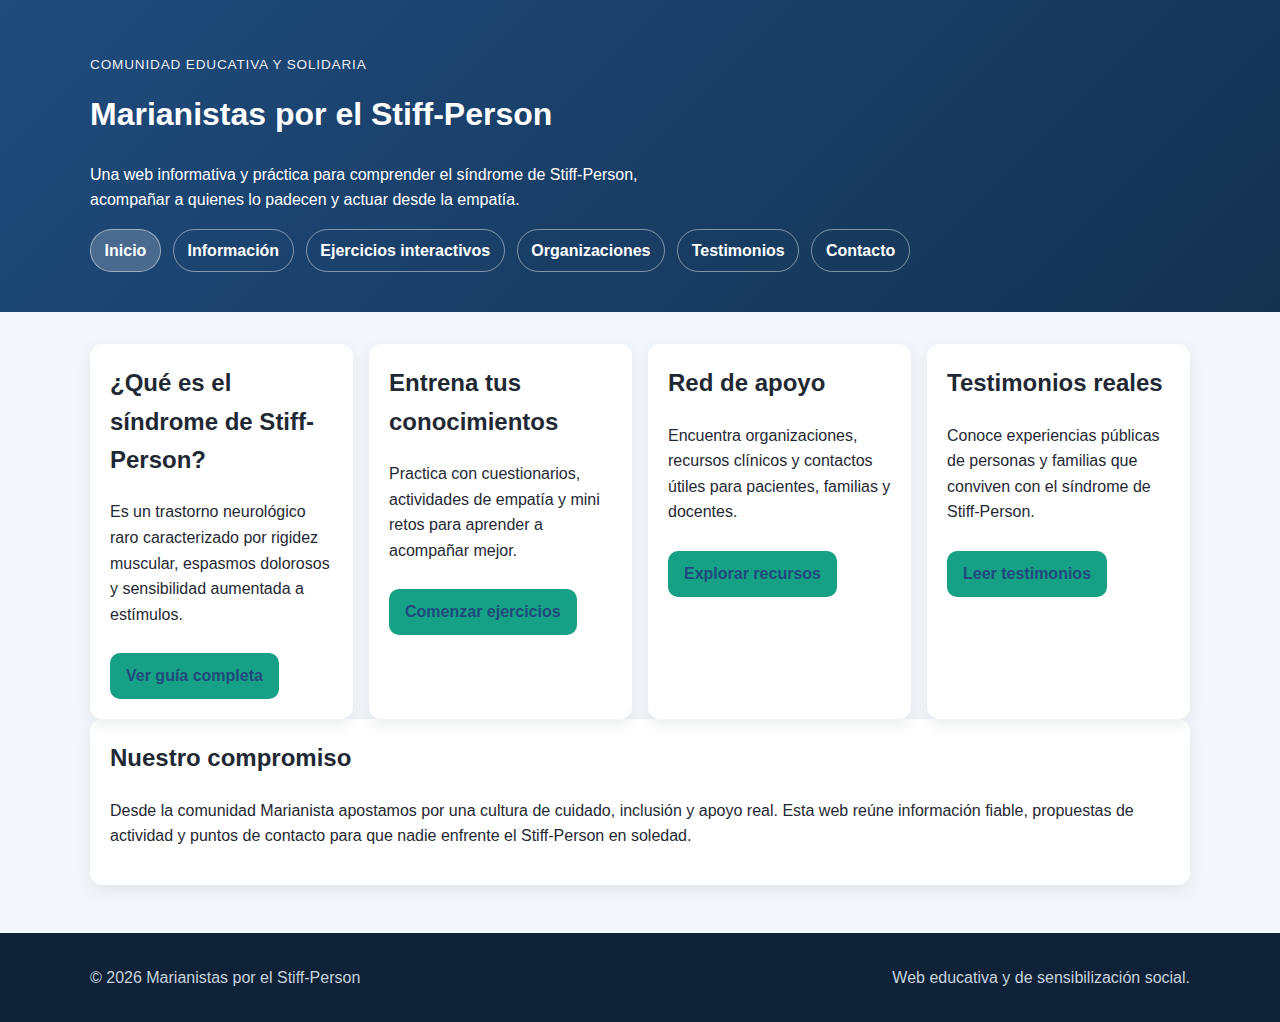
<file: index.html>
<!DOCTYPE html>
<html lang="es">
  <head>
    <meta charset="UTF-8" />
    <meta name="viewport" content="width=device-width, initial-scale=1.0" />
    <title>Marianistas por el Stiff-Person</title>
    <link rel="stylesheet" href="styles.css" />
  </head>
  <body>
    <header class="hero">
      <div class="container">
        <p class="tag">Comunidad educativa y solidaria</p>
        <h1>Marianistas por el Stiff-Person</h1>
        <p class="lead">
          Una web informativa y práctica para comprender el síndrome de
          Stiff-Person, acompañar a quienes lo padecen y actuar desde la
          empatía.
        </p>
        <nav class="main-nav" aria-label="Navegación principal">
          <a href="index.html" aria-current="page">Inicio</a>
          <a href="informacion.html">Información</a>
          <a href="ejercicios.html">Ejercicios interactivos</a>
          <a href="recursos.html">Organizaciones</a>
          <a href="testimonios.html">Testimonios</a>
          <a href="contacto.html">Contacto</a>
        </nav>
      </div>
    </header>

    <main class="container">
      <section class="card-grid" aria-label="Resumen del sitio">
        <article class="card">
          <h2>¿Qué es el síndrome de Stiff-Person?</h2>
          <p>
            Es un trastorno neurológico raro caracterizado por rigidez muscular,
            espasmos dolorosos y sensibilidad aumentada a estímulos.
          </p>
          <a class="button" href="informacion.html">Ver guía completa</a>
        </article>
        <article class="card">
          <h2>Entrena tus conocimientos</h2>
          <p>
            Practica con cuestionarios, actividades de empatía y mini retos para
            aprender a acompañar mejor.
          </p>
          <a class="button" href="ejercicios.html">Comenzar ejercicios</a>
        </article>
        <article class="card">
          <h2>Red de apoyo</h2>
          <p>
            Encuentra organizaciones, recursos clínicos y contactos útiles para
            pacientes, familias y docentes.
          </p>
          <a class="button" href="recursos.html">Explorar recursos</a>
        </article>
        <article class="card">
          <h2>Testimonios reales</h2>
          <p>
            Conoce experiencias públicas de personas y familias que conviven con
            el síndrome de Stiff-Person.
          </p>
          <a class="button" href="testimonios.html">Leer testimonios</a>
        </article>
      </section>

      <section class="highlight">
        <h2>Nuestro compromiso</h2>
        <p>
          Desde la comunidad Marianista apostamos por una cultura de cuidado,
          inclusión y apoyo real. Esta web reúne información fiable, propuestas
          de actividad y puntos de contacto para que nadie enfrente el
          Stiff-Person en soledad.
        </p>
      </section>
    </main>

    <footer>
      <div class="container footer-content">
        <p>© 2026 Marianistas por el Stiff-Person</p>
        <p>Web educativa y de sensibilización social.</p>
      </div>
    </footer>
  </body>
</html>
</file>
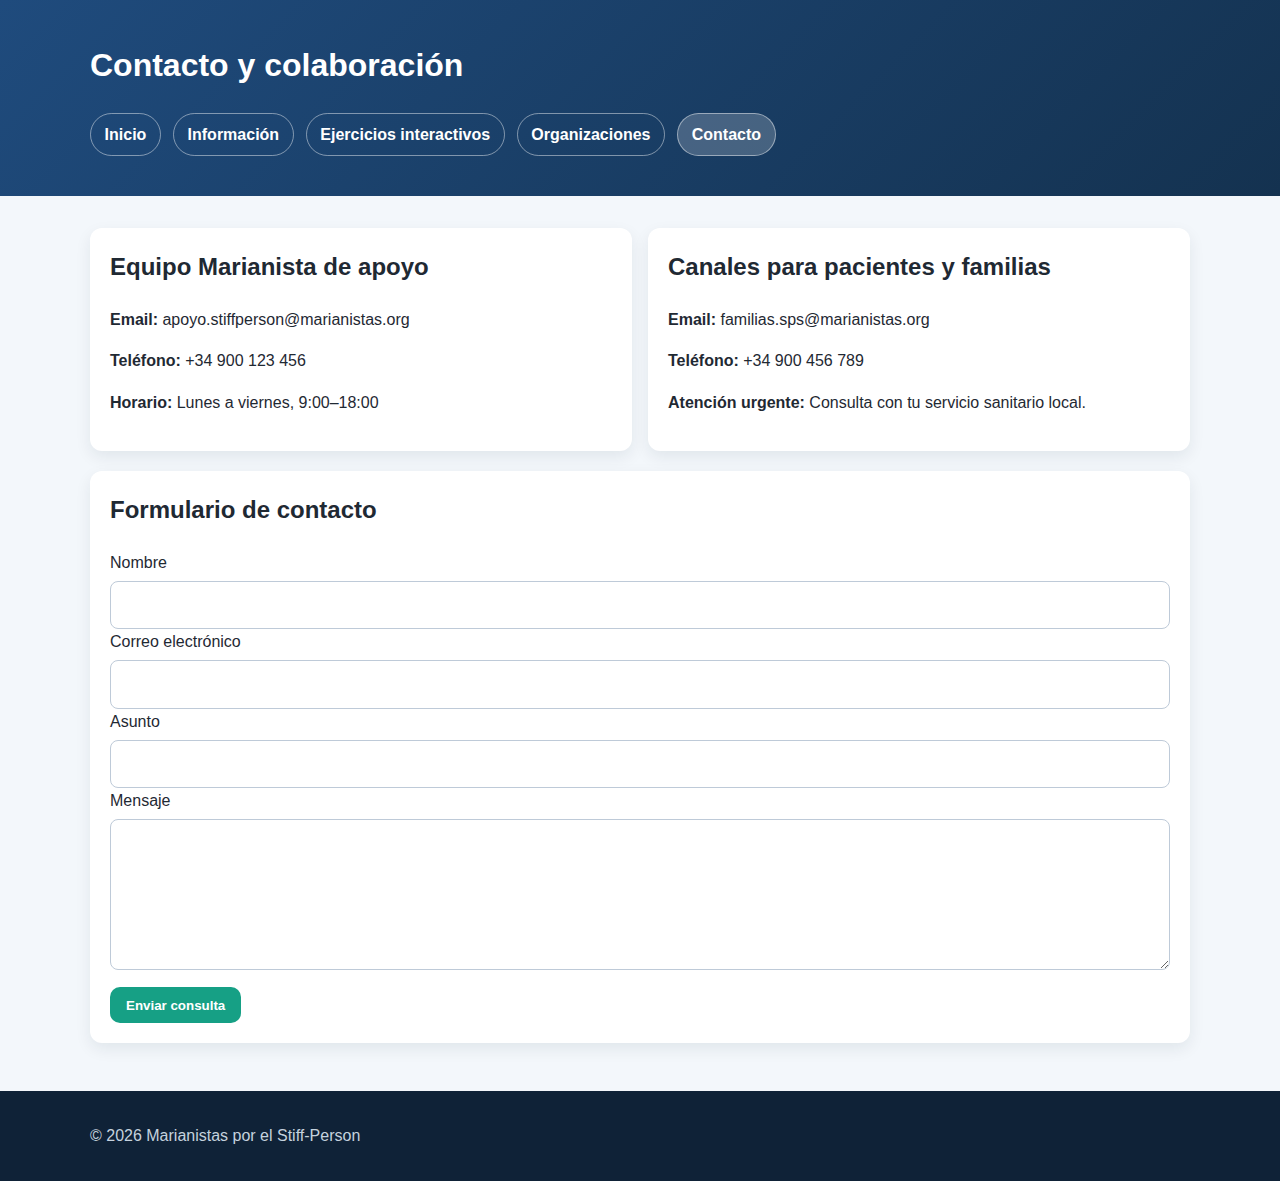
<file: contacto.html>
<!DOCTYPE html>
<html lang="es">
  <head>
    <meta charset="UTF-8" />
    <meta name="viewport" content="width=device-width, initial-scale=1.0" />
    <title>Contacto | Marianistas por el Stiff-Person</title>
    <link rel="stylesheet" href="styles.css" />
  </head>
  <body>
    <header class="page-header">
      <div class="container">
        <h1>Contacto y colaboración</h1>
        <nav class="main-nav" aria-label="Navegación principal">
          <a href="index.html">Inicio</a>
          <a href="informacion.html">Información</a>
          <a href="ejercicios.html">Ejercicios interactivos</a>
          <a href="recursos.html">Organizaciones</a>
          <a href="contacto.html" aria-current="page">Contacto</a>
        </nav>
      </div>
    </header>

    <main class="container stack">
      <section class="card-grid two">
        <article class="card">
          <h2>Equipo Marianista de apoyo</h2>
          <p><strong>Email:</strong> apoyo.stiffperson@marianistas.org</p>
          <p><strong>Teléfono:</strong> +34 900 123 456</p>
          <p><strong>Horario:</strong> Lunes a viernes, 9:00–18:00</p>
        </article>

        <article class="card">
          <h2>Canales para pacientes y familias</h2>
          <p><strong>Email:</strong> familias.sps@marianistas.org</p>
          <p><strong>Teléfono:</strong> +34 900 456 789</p>
          <p><strong>Atención urgente:</strong> Consulta con tu servicio sanitario local.</p>
        </article>
      </section>

      <section class="card">
        <h2>Formulario de contacto</h2>
        <form class="contact-form" action="#" method="post">
          <label for="name">Nombre</label>
          <input id="name" name="name" type="text" required />

          <label for="email">Correo electrónico</label>
          <input id="email" name="email" type="email" required />

          <label for="subject">Asunto</label>
          <input id="subject" name="subject" type="text" required />

          <label for="message">Mensaje</label>
          <textarea id="message" name="message" rows="5" required></textarea>

          <button type="submit" class="button">Enviar consulta</button>
        </form>
      </section>
    </main>

    <footer>
      <div class="container footer-content">
        <p>© 2026 Marianistas por el Stiff-Person</p>
      </div>
    </footer>
  </body>
</html>
</file>
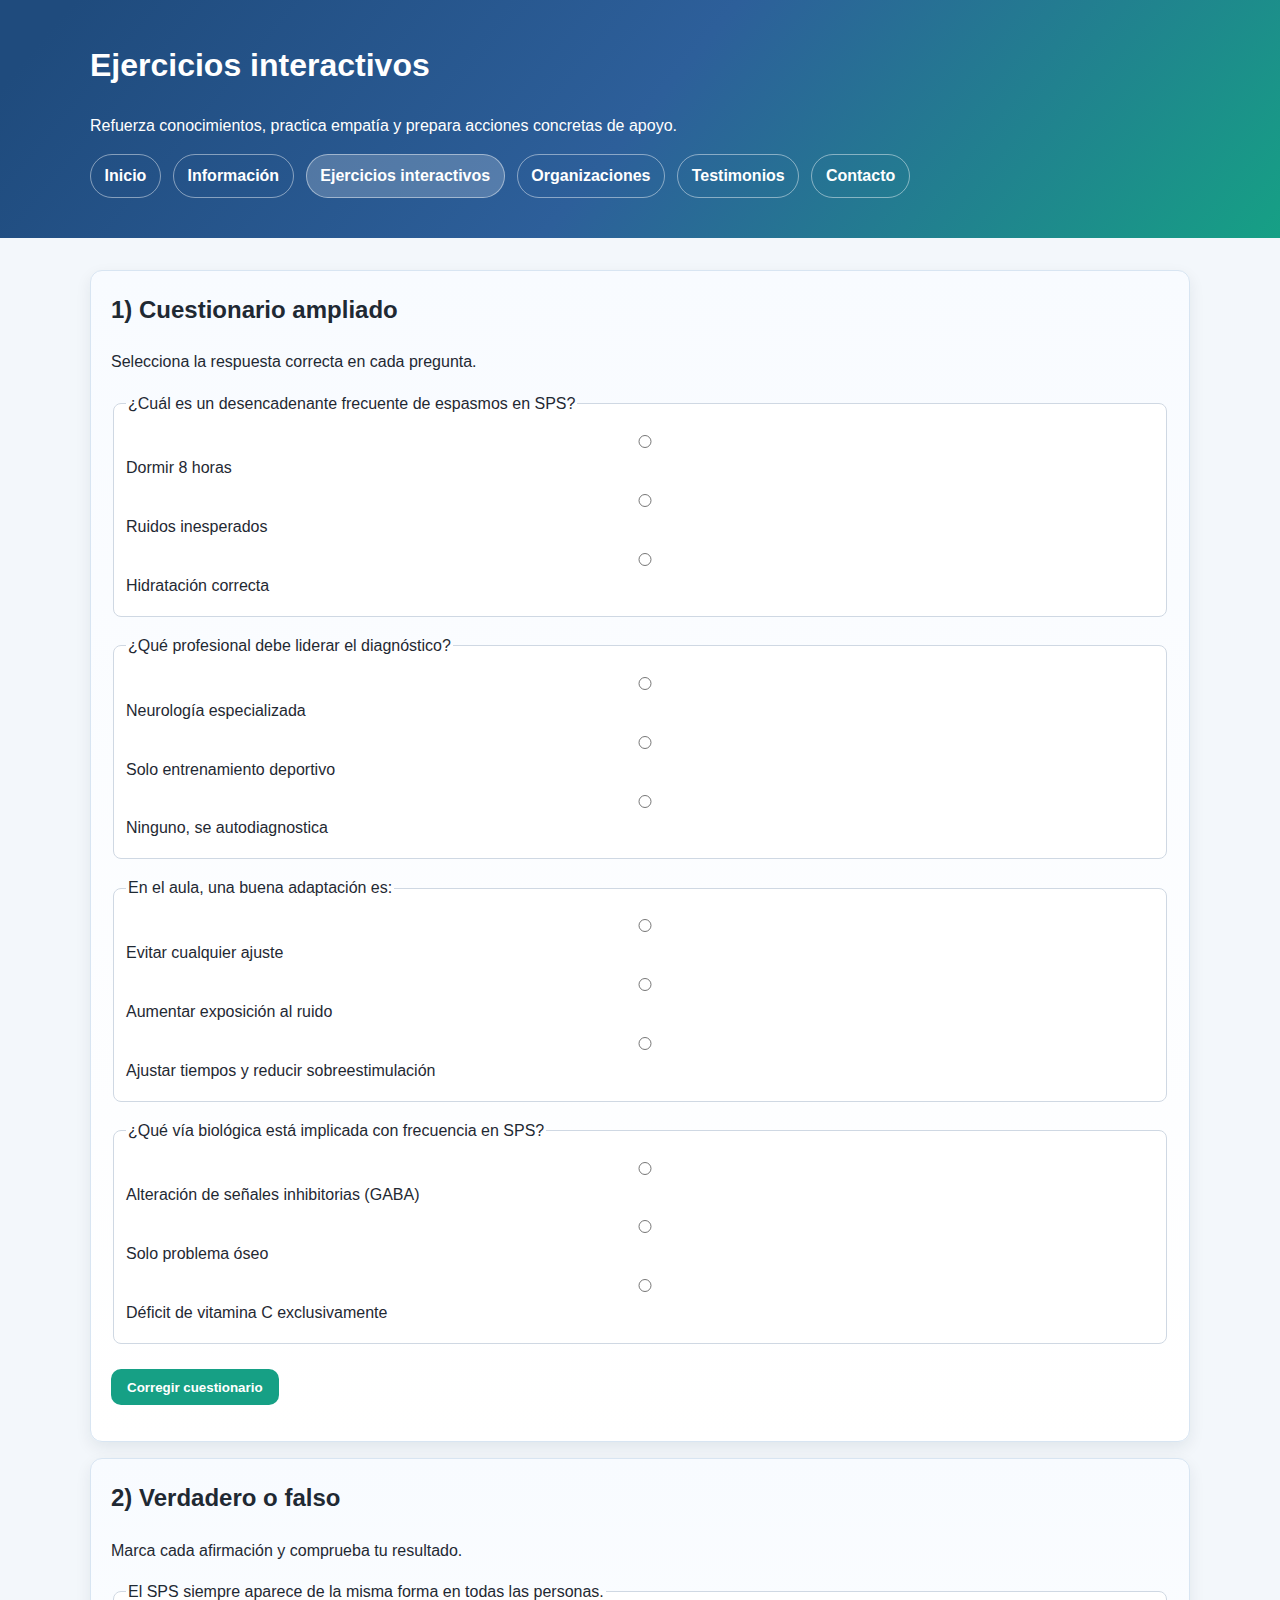
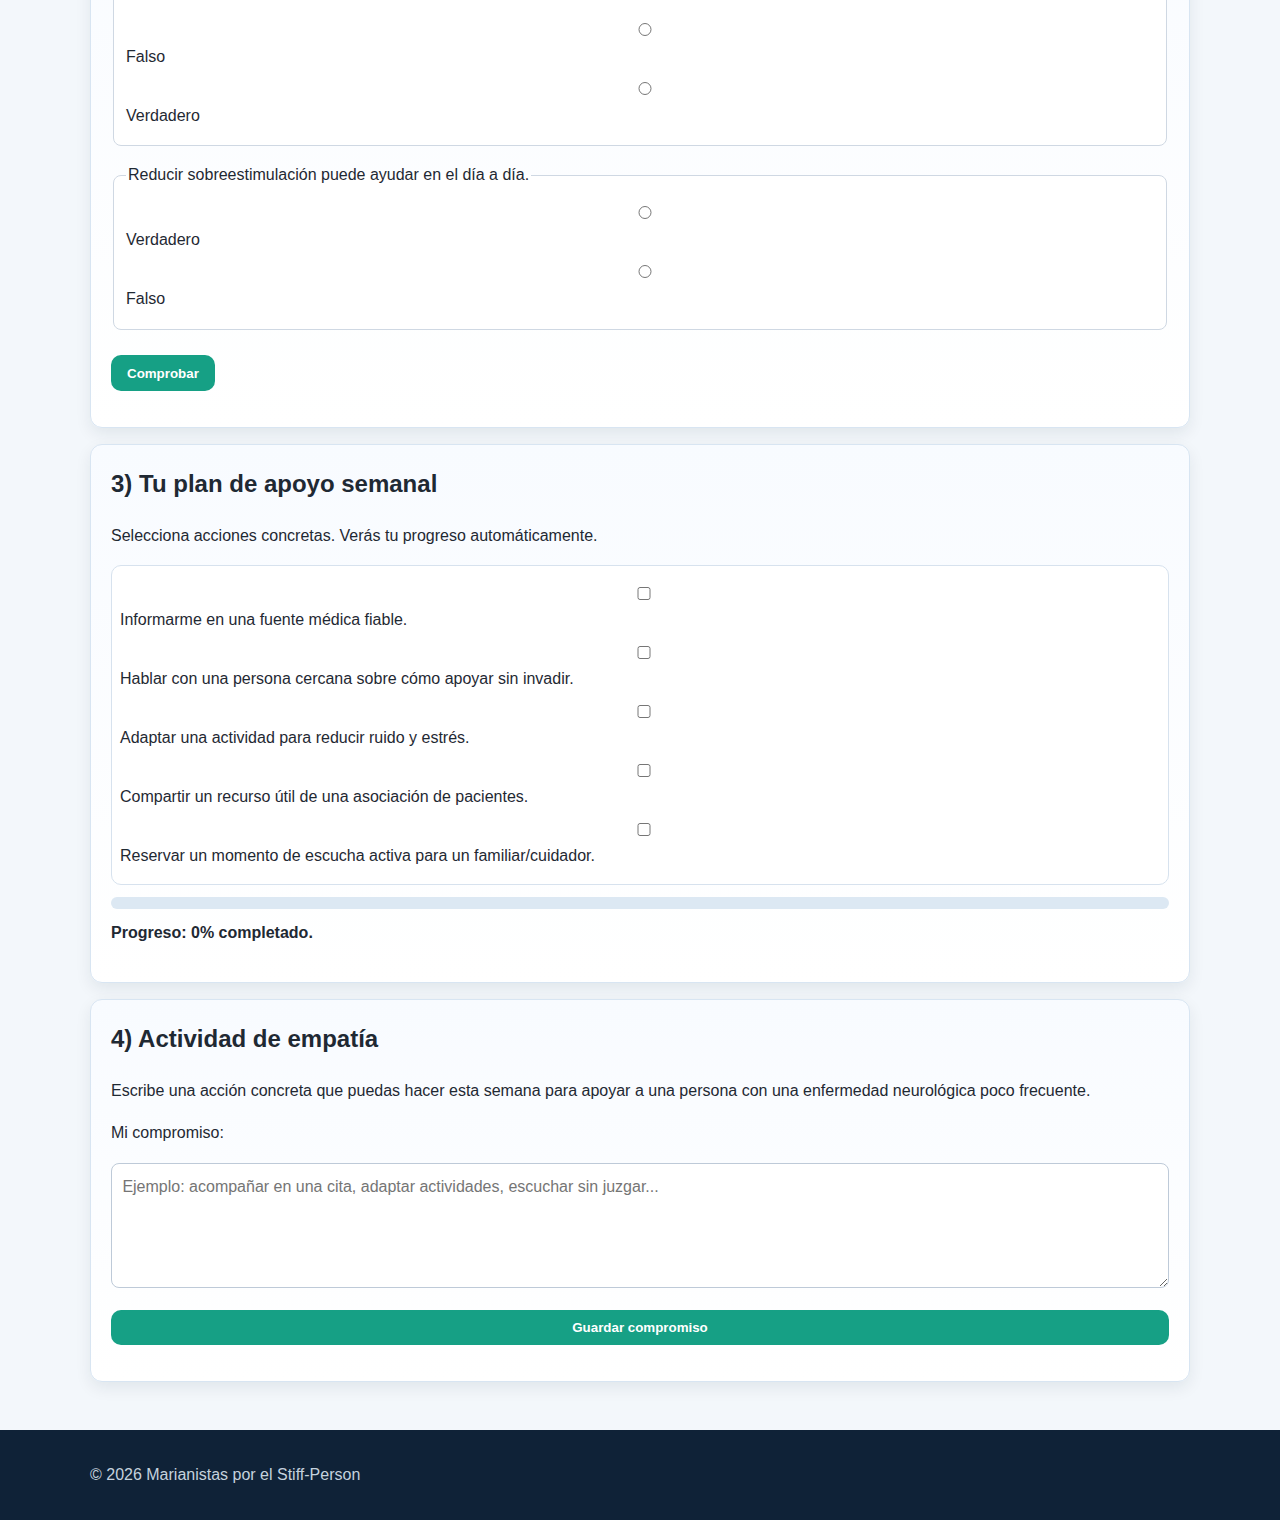
<file: ejercicios.html>
<!DOCTYPE html>
<html lang="es">
  <head>
    <meta charset="UTF-8" />
    <meta name="viewport" content="width=device-width, initial-scale=1.0" />
    <title>Ejercicios interactivos | Marianistas por el Stiff-Person</title>
    <link rel="stylesheet" href="styles.css" />
  </head>
  <body>
    <header class="page-header ejercicios-header">
      <div class="container">
        <h1>Ejercicios interactivos</h1>
        <p class="lead">Refuerza conocimientos, practica empatía y prepara acciones concretas de apoyo.</p>
        <nav class="main-nav" aria-label="Navegación principal">
          <a href="index.html">Inicio</a>
          <a href="informacion.html">Información</a>
          <a href="ejercicios.html" aria-current="page">Ejercicios interactivos</a>
          <a href="recursos.html">Organizaciones</a>
          <a href="testimonios.html">Testimonios</a>
          <a href="contacto.html">Contacto</a>
        </nav>
      </div>
    </header>

    <main class="container stack ejercicios-layout">
      <section class="card interactive-panel">
        <h2>1) Cuestionario ampliado</h2>
        <p>Selecciona la respuesta correcta en cada pregunta.</p>

        <form id="quiz-form" class="quiz">
          <fieldset>
            <legend>¿Cuál es un desencadenante frecuente de espasmos en SPS?</legend>
            <label><input type="radio" name="q1" value="a" /> Dormir 8 horas</label>
            <label><input type="radio" name="q1" value="b" /> Ruidos inesperados</label>
            <label><input type="radio" name="q1" value="c" /> Hidratación correcta</label>
          </fieldset>

          <fieldset>
            <legend>¿Qué profesional debe liderar el diagnóstico?</legend>
            <label><input type="radio" name="q2" value="a" /> Neurología especializada</label>
            <label><input type="radio" name="q2" value="b" /> Solo entrenamiento deportivo</label>
            <label><input type="radio" name="q2" value="c" /> Ninguno, se autodiagnostica</label>
          </fieldset>

          <fieldset>
            <legend>En el aula, una buena adaptación es:</legend>
            <label><input type="radio" name="q3" value="a" /> Evitar cualquier ajuste</label>
            <label><input type="radio" name="q3" value="b" /> Aumentar exposición al ruido</label>
            <label><input type="radio" name="q3" value="c" /> Ajustar tiempos y reducir sobreestimulación</label>
          </fieldset>

          <fieldset>
            <legend>¿Qué vía biológica está implicada con frecuencia en SPS?</legend>
            <label><input type="radio" name="q4" value="a" /> Alteración de señales inhibitorias (GABA)</label>
            <label><input type="radio" name="q4" value="b" /> Solo problema óseo</label>
            <label><input type="radio" name="q4" value="c" /> Déficit de vitamina C exclusivamente</label>
          </fieldset>

          <button type="submit" class="button">Corregir cuestionario</button>
        </form>

        <p id="quiz-result" class="result" aria-live="polite"></p>
      </section>

      <section class="card interactive-panel">
        <h2>2) Verdadero o falso</h2>
        <p>Marca cada afirmación y comprueba tu resultado.</p>
        <form id="true-false-form" class="quiz">
          <fieldset>
            <legend>El SPS siempre aparece de la misma forma en todas las personas.</legend>
            <label><input type="radio" name="tf1" value="falso" /> Falso</label>
            <label><input type="radio" name="tf1" value="verdadero" /> Verdadero</label>
          </fieldset>
          <fieldset>
            <legend>Reducir sobreestimulación puede ayudar en el día a día.</legend>
            <label><input type="radio" name="tf2" value="verdadero" /> Verdadero</label>
            <label><input type="radio" name="tf2" value="falso" /> Falso</label>
          </fieldset>
          <button type="submit" class="button">Comprobar</button>
        </form>
        <p id="tf-result" class="result" aria-live="polite"></p>
      </section>

      <section class="card interactive-panel">
        <h2>3) Tu plan de apoyo semanal</h2>
        <p>Selecciona acciones concretas. Verás tu progreso automáticamente.</p>
        <form id="support-plan-form" class="checklist-form">
          <label><input type="checkbox" name="task" /> Informarme en una fuente médica fiable.</label>
          <label><input type="checkbox" name="task" /> Hablar con una persona cercana sobre cómo apoyar sin invadir.</label>
          <label><input type="checkbox" name="task" /> Adaptar una actividad para reducir ruido y estrés.</label>
          <label><input type="checkbox" name="task" /> Compartir un recurso útil de una asociación de pacientes.</label>
          <label><input type="checkbox" name="task" /> Reservar un momento de escucha activa para un familiar/cuidador.</label>
        </form>
        <div class="progress-wrap" aria-label="Progreso del plan">
          <div id="support-progress" class="progress-bar"></div>
        </div>
        <p id="support-result" class="result">Progreso: 0% completado.</p>
      </section>

      <section class="card interactive-panel">
        <h2>4) Actividad de empatía</h2>
        <p>
          Escribe una acción concreta que puedas hacer esta semana para apoyar a una persona
          con una enfermedad neurológica poco frecuente.
        </p>
        <form id="empathy-form" class="empathy">
          <label for="empathy-input">Mi compromiso:</label>
          <textarea id="empathy-input" rows="4" placeholder="Ejemplo: acompañar en una cita, adaptar actividades, escuchar sin juzgar..."></textarea>
          <button type="submit" class="button">Guardar compromiso</button>
        </form>
        <p id="empathy-result" class="result" aria-live="polite"></p>
      </section>
    </main>

    <footer>
      <div class="container footer-content">
        <p>© 2026 Marianistas por el Stiff-Person</p>
      </div>
    </footer>

    <script src="script.js"></script>
  </body>
</html>
</file>
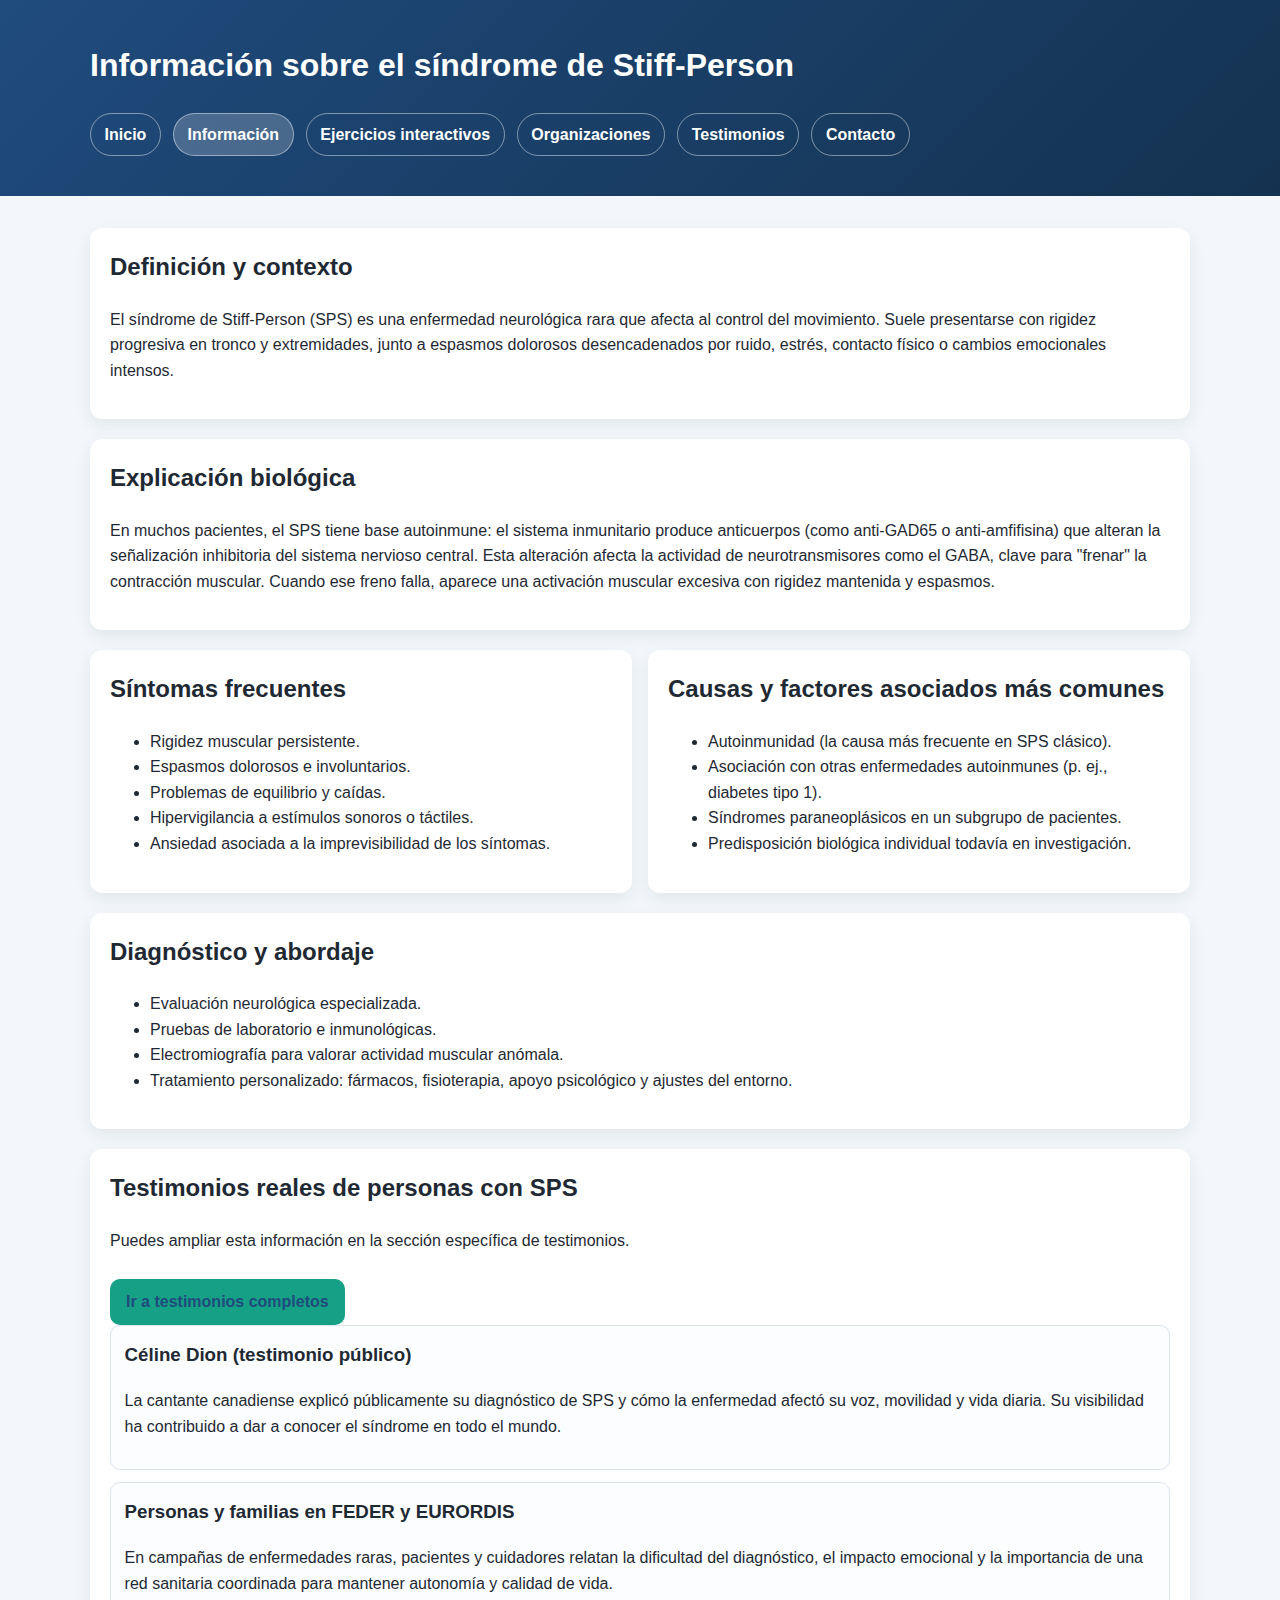
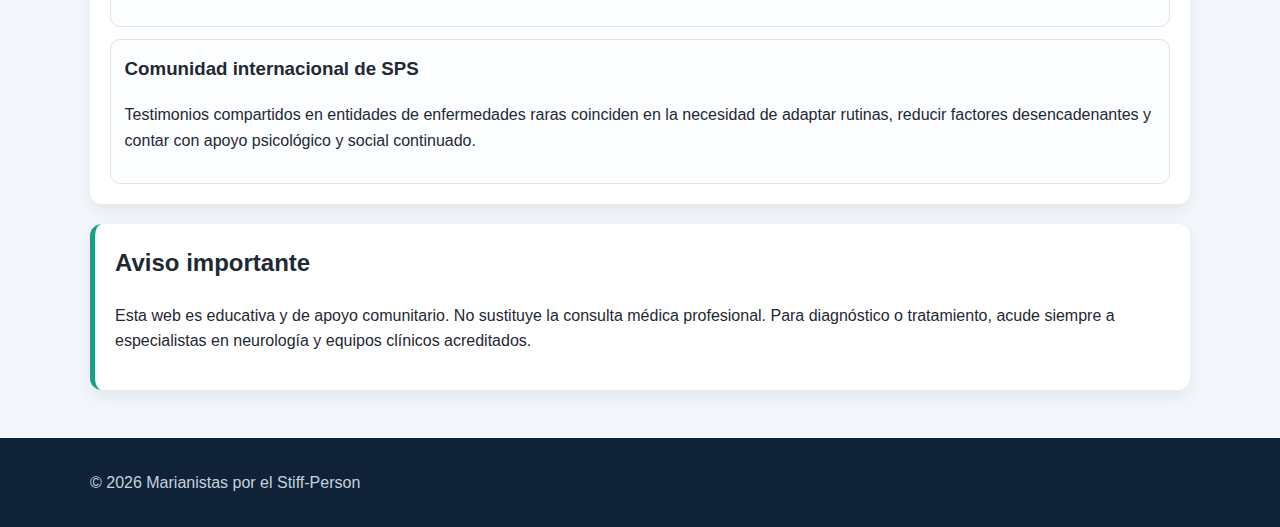
<file: informacion.html>
<!DOCTYPE html>
<html lang="es">
  <head>
    <meta charset="UTF-8" />
    <meta name="viewport" content="width=device-width, initial-scale=1.0" />
    <title>Información | Marianistas por el Stiff-Person</title>
    <link rel="stylesheet" href="styles.css" />
  </head>
  <body>
    <header class="page-header">
      <div class="container">
        <h1>Información sobre el síndrome de Stiff-Person</h1>
        <nav class="main-nav" aria-label="Navegación principal">
          <a href="index.html">Inicio</a>
          <a href="informacion.html" aria-current="page">Información</a>
          <a href="ejercicios.html">Ejercicios interactivos</a>
          <a href="recursos.html">Organizaciones</a>
          <a href="testimonios.html">Testimonios</a>
          <a href="contacto.html">Contacto</a>
        </nav>
      </div>
    </header>

    <main class="container stack">
      <section class="card">
        <h2>Definición y contexto</h2>
        <p>
          El síndrome de Stiff-Person (SPS) es una enfermedad neurológica rara que
          afecta al control del movimiento. Suele presentarse con rigidez progresiva
          en tronco y extremidades, junto a espasmos dolorosos desencadenados por
          ruido, estrés, contacto físico o cambios emocionales intensos.
        </p>
      </section>

      <section class="card">
        <h2>Explicación biológica</h2>
        <p>
          En muchos pacientes, el SPS tiene base autoinmune: el sistema inmunitario
          produce anticuerpos (como anti-GAD65 o anti-amfifisina) que alteran la
          señalización inhibitoria del sistema nervioso central. Esta alteración afecta
          la actividad de neurotransmisores como el GABA, clave para "frenar" la
          contracción muscular. Cuando ese freno falla, aparece una activación muscular
          excesiva con rigidez mantenida y espasmos.
        </p>
      </section>

      <section class="card-grid two">
        <article class="card">
          <h2>Síntomas frecuentes</h2>
          <ul>
            <li>Rigidez muscular persistente.</li>
            <li>Espasmos dolorosos e involuntarios.</li>
            <li>Problemas de equilibrio y caídas.</li>
            <li>Hipervigilancia a estímulos sonoros o táctiles.</li>
            <li>Ansiedad asociada a la imprevisibilidad de los síntomas.</li>
          </ul>
        </article>

        <article class="card">
          <h2>Causas y factores asociados más comunes</h2>
          <ul>
            <li>Autoinmunidad (la causa más frecuente en SPS clásico).</li>
            <li>Asociación con otras enfermedades autoinmunes (p. ej., diabetes tipo 1).</li>
            <li>Síndromes paraneoplásicos en un subgrupo de pacientes.</li>
            <li>Predisposición biológica individual todavía en investigación.</li>
          </ul>
        </article>
      </section>

      <section class="card">
        <h2>Diagnóstico y abordaje</h2>
        <ul>
          <li>Evaluación neurológica especializada.</li>
          <li>Pruebas de laboratorio e inmunológicas.</li>
          <li>Electromiografía para valorar actividad muscular anómala.</li>
          <li>Tratamiento personalizado: fármacos, fisioterapia, apoyo psicológico y ajustes del entorno.</li>
        </ul>
      </section>

      <section class="card">
        <h2>Testimonios reales de personas con SPS</h2>
        <p>Puedes ampliar esta información en la sección específica de testimonios.</p>
        <a class="button" href="testimonios.html">Ir a testimonios completos</a>
        <div class="testimonials">
          <article>
            <h3>Céline Dion (testimonio público)</h3>
            <p>
              La cantante canadiense explicó públicamente su diagnóstico de SPS y cómo
              la enfermedad afectó su voz, movilidad y vida diaria. Su visibilidad ha
              contribuido a dar a conocer el síndrome en todo el mundo.
            </p>
          </article>
          <article>
            <h3>Personas y familias en FEDER y EURORDIS</h3>
            <p>
              En campañas de enfermedades raras, pacientes y cuidadores relatan la
              dificultad del diagnóstico, el impacto emocional y la importancia de una
              red sanitaria coordinada para mantener autonomía y calidad de vida.
            </p>
          </article>
          <article>
            <h3>Comunidad internacional de SPS</h3>
            <p>
              Testimonios compartidos en entidades de enfermedades raras coinciden en la
              necesidad de adaptar rutinas, reducir factores desencadenantes y contar
              con apoyo psicológico y social continuado.
            </p>
          </article>
        </div>
      </section>

      <section class="card notice">
        <h2>Aviso importante</h2>
        <p>
          Esta web es educativa y de apoyo comunitario. No sustituye la consulta médica
          profesional. Para diagnóstico o tratamiento, acude siempre a especialistas en
          neurología y equipos clínicos acreditados.
        </p>
      </section>
    </main>

    <footer>
      <div class="container footer-content">
        <p>© 2026 Marianistas por el Stiff-Person</p>
      </div>
    </footer>
  </body>
</html>
</file>
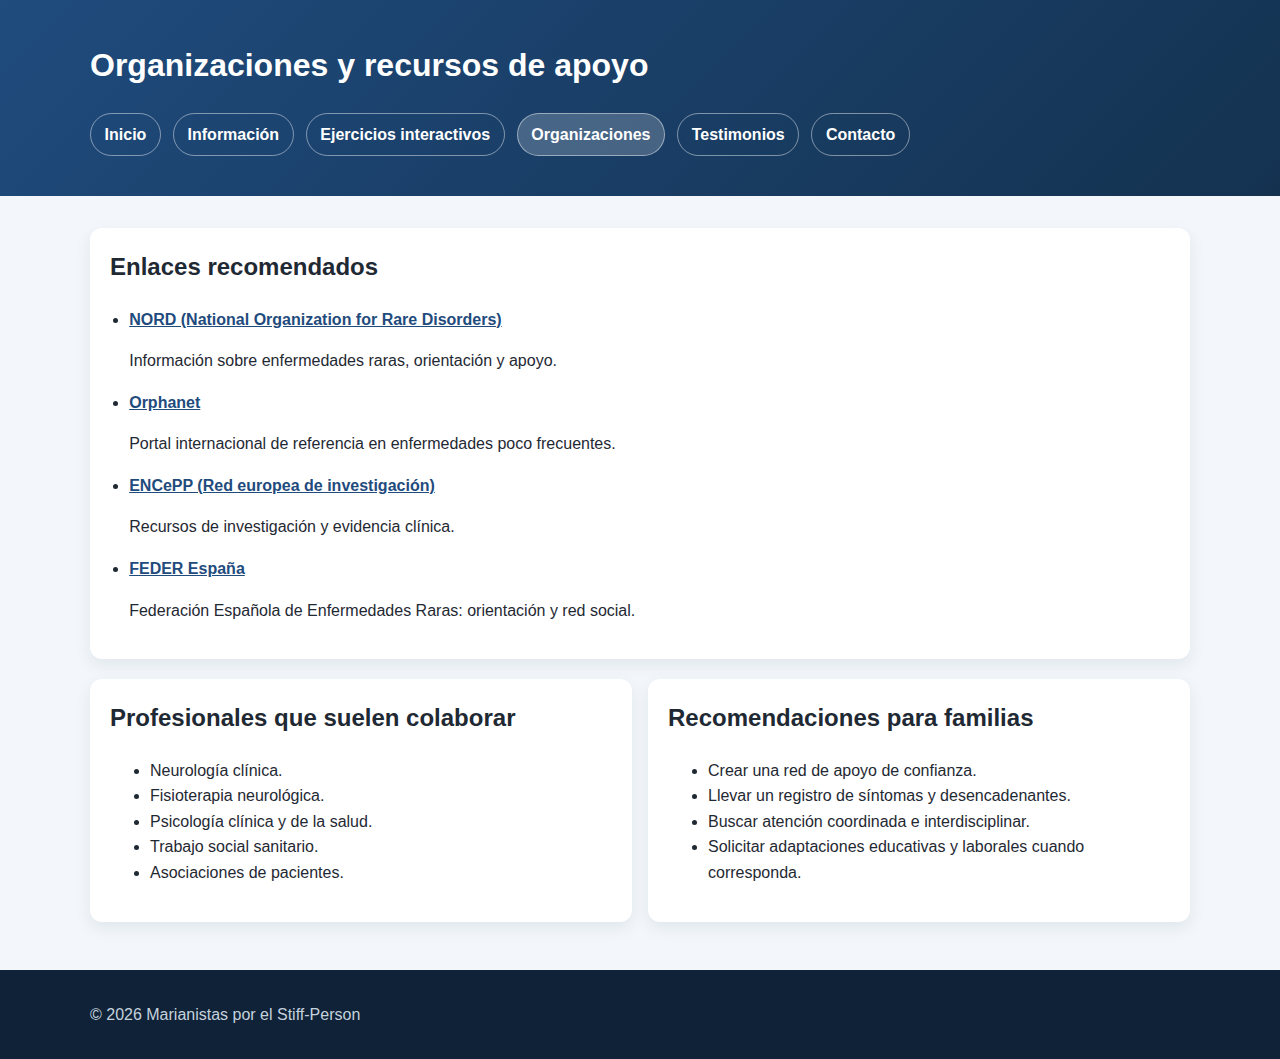
<file: recursos.html>
<!DOCTYPE html>
<html lang="es">
  <head>
    <meta charset="UTF-8" />
    <meta name="viewport" content="width=device-width, initial-scale=1.0" />
    <title>Organizaciones y recursos | Marianistas por el Stiff-Person</title>
    <link rel="stylesheet" href="styles.css" />
  </head>
  <body>
    <header class="page-header">
      <div class="container">
        <h1>Organizaciones y recursos de apoyo</h1>
        <nav class="main-nav" aria-label="Navegación principal">
          <a href="index.html">Inicio</a>
          <a href="informacion.html">Información</a>
          <a href="ejercicios.html">Ejercicios interactivos</a>
          <a href="recursos.html" aria-current="page">Organizaciones</a>
          <a href="testimonios.html">Testimonios</a>
          <a href="contacto.html">Contacto</a>
        </nav>
      </div>
    </header>

    <main class="container stack">
      <section class="card">
        <h2>Enlaces recomendados</h2>
        <ul class="resource-list">
          <li>
            <a href="https://rarediseases.org" target="_blank" rel="noopener noreferrer">
              NORD (National Organization for Rare Disorders)
            </a>
            <p>Información sobre enfermedades raras, orientación y apoyo.</p>
          </li>
          <li>
            <a href="https://www.orpha.net" target="_blank" rel="noopener noreferrer">
              Orphanet
            </a>
            <p>Portal internacional de referencia en enfermedades poco frecuentes.</p>
          </li>
          <li>
            <a href="https://www.encepp.eu" target="_blank" rel="noopener noreferrer">
              ENCePP (Red europea de investigación)
            </a>
            <p>Recursos de investigación y evidencia clínica.</p>
          </li>
          <li>
            <a href="https://www.feder.org.es" target="_blank" rel="noopener noreferrer">
              FEDER España
            </a>
            <p>Federación Española de Enfermedades Raras: orientación y red social.</p>
          </li>
        </ul>
      </section>

      <section class="card-grid two">
        <article class="card">
          <h2>Profesionales que suelen colaborar</h2>
          <ul>
            <li>Neurología clínica.</li>
            <li>Fisioterapia neurológica.</li>
            <li>Psicología clínica y de la salud.</li>
            <li>Trabajo social sanitario.</li>
            <li>Asociaciones de pacientes.</li>
          </ul>
        </article>

        <article class="card">
          <h2>Recomendaciones para familias</h2>
          <ul>
            <li>Crear una red de apoyo de confianza.</li>
            <li>Llevar un registro de síntomas y desencadenantes.</li>
            <li>Buscar atención coordinada e interdisciplinar.</li>
            <li>Solicitar adaptaciones educativas y laborales cuando corresponda.</li>
          </ul>
        </article>
      </section>
    </main>

    <footer>
      <div class="container footer-content">
        <p>© 2026 Marianistas por el Stiff-Person</p>
      </div>
    </footer>
  </body>
</html>
</file>
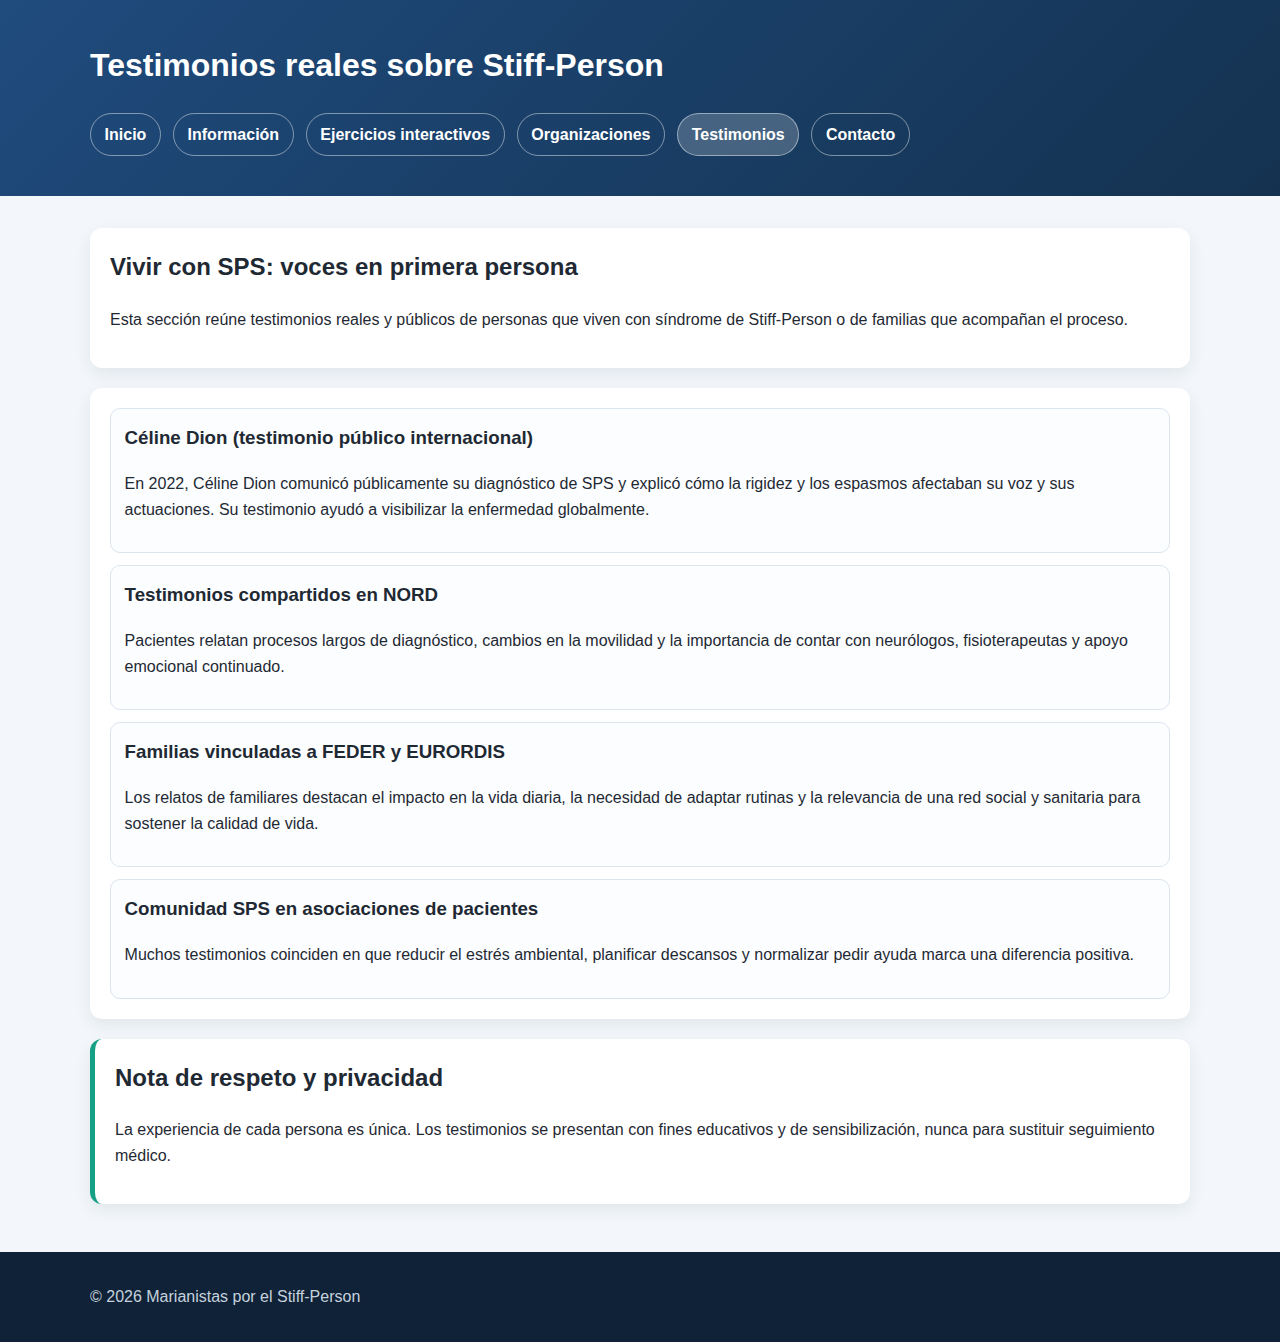
<file: testimonios.html>
<!DOCTYPE html>
<html lang="es">
  <head>
    <meta charset="UTF-8" />
    <meta name="viewport" content="width=device-width, initial-scale=1.0" />
    <title>Testimonios | Marianistas por el Stiff-Person</title>
    <link rel="stylesheet" href="styles.css" />
  </head>
  <body>
    <header class="page-header">
      <div class="container">
        <h1>Testimonios reales sobre Stiff-Person</h1>
        <nav class="main-nav" aria-label="Navegación principal">
          <a href="index.html">Inicio</a>
          <a href="informacion.html">Información</a>
          <a href="ejercicios.html">Ejercicios interactivos</a>
          <a href="recursos.html">Organizaciones</a>
          <a href="testimonios.html" aria-current="page">Testimonios</a>
          <a href="contacto.html">Contacto</a>
        </nav>
      </div>
    </header>

    <main class="container stack">
      <section class="card">
        <h2>Vivir con SPS: voces en primera persona</h2>
        <p>
          Esta sección reúne testimonios reales y públicos de personas que viven con
          síndrome de Stiff-Person o de familias que acompañan el proceso.
        </p>
      </section>

      <section class="card testimonials-section">
        <div class="testimonials">
          <article>
            <h3>Céline Dion (testimonio público internacional)</h3>
            <p>
              En 2022, Céline Dion comunicó públicamente su diagnóstico de SPS y explicó
              cómo la rigidez y los espasmos afectaban su voz y sus actuaciones. Su
              testimonio ayudó a visibilizar la enfermedad globalmente.
            </p>
          </article>

          <article>
            <h3>Testimonios compartidos en NORD</h3>
            <p>
              Pacientes relatan procesos largos de diagnóstico, cambios en la movilidad y
              la importancia de contar con neurólogos, fisioterapeutas y apoyo emocional
              continuado.
            </p>
          </article>

          <article>
            <h3>Familias vinculadas a FEDER y EURORDIS</h3>
            <p>
              Los relatos de familiares destacan el impacto en la vida diaria, la
              necesidad de adaptar rutinas y la relevancia de una red social y sanitaria
              para sostener la calidad de vida.
            </p>
          </article>

          <article>
            <h3>Comunidad SPS en asociaciones de pacientes</h3>
            <p>
              Muchos testimonios coinciden en que reducir el estrés ambiental, planificar
              descansos y normalizar pedir ayuda marca una diferencia positiva.
            </p>
          </article>
        </div>
      </section>

      <section class="card notice">
        <h2>Nota de respeto y privacidad</h2>
        <p>
          La experiencia de cada persona es única. Los testimonios se presentan con fines
          educativos y de sensibilización, nunca para sustituir seguimiento médico.
        </p>
      </section>
    </main>

    <footer>
      <div class="container footer-content">
        <p>© 2026 Marianistas por el Stiff-Person</p>
      </div>
    </footer>
  </body>
</html>
</file>
<file: styles.css>
:root {
  --bg: #f3f7fb;
  --primary: #1f4b7d;
  --primary-dark: #143250;
  --accent: #16a085;
  --accent-dark: #117760;
  --text: #1f2933;
  --card: #ffffff;
  --panel: #f8fbff;
}

* {
  box-sizing: border-box;
}

body {
  margin: 0;
  font-family: Arial, Helvetica, sans-serif;
  background: var(--bg);
  color: var(--text);
  line-height: 1.6;
}

.container {
  width: min(1100px, 92%);
  margin: 0 auto;
}

.hero,
.page-header {
  background: linear-gradient(135deg, var(--primary), var(--primary-dark));
  color: #fff;
  padding: 2.5rem 0;
}

.ejercicios-header {
  background: linear-gradient(130deg, #1f4b7d 5%, #2d5f9a 50%, #16a085 100%);
}

.tag {
  text-transform: uppercase;
  letter-spacing: 0.06em;
  font-size: 0.85rem;
  opacity: 0.9;
}

h1,
h2,
h3 {
  margin-top: 0;
}

.lead {
  max-width: 68ch;
}

.main-nav {
  display: flex;
  flex-wrap: wrap;
  gap: 0.75rem;
  margin-top: 1rem;
}

.main-nav a {
  color: #fff;
  text-decoration: none;
  border: 1px solid rgba(255, 255, 255, 0.45);
  padding: 0.5rem 0.85rem;
  border-radius: 999px;
  font-weight: 600;
}

.main-nav a[aria-current="page"] {
  background: rgba(255, 255, 255, 0.2);
}

main {
  padding: 2rem 0 3rem;
}

.stack {
  display: grid;
  gap: 1.25rem;
}

.card-grid {
  display: grid;
  gap: 1rem;
  grid-template-columns: repeat(auto-fit, minmax(220px, 1fr));
}

.card-grid.two {
  grid-template-columns: repeat(auto-fit, minmax(280px, 1fr));
}

.card,
.highlight {
  background: var(--card);
  border-radius: 12px;
  padding: 1.25rem;
  box-shadow: 0 6px 16px rgba(16, 37, 57, 0.08);
}

.interactive-panel {
  border: 1px solid #d8e5f2;
  background: linear-gradient(180deg, var(--panel) 0%, #fff 100%);
}

.ejercicios-layout {
  gap: 1rem;
}

.notice {
  border-left: 5px solid var(--accent);
}

.button {
  display: inline-block;
  margin-top: 0.6rem;
  border: none;
  border-radius: 10px;
  background: var(--accent);
  color: #fff;
  padding: 0.65rem 1rem;
  text-decoration: none;
  cursor: pointer;
  font-weight: 700;
}

.button:hover {
  background: var(--accent-dark);
}

.quiz fieldset {
  border: 1px solid #cfd8e3;
  border-radius: 8px;
  margin-bottom: 1rem;
  background: #fff;
}

.quiz label,
.checklist-form label {
  display: block;
  margin: 0.45rem 0;
}

.checklist-form {
  padding: 0.5rem;
  border-radius: 10px;
  background: #fff;
  border: 1px solid #d7e2ee;
}

.progress-wrap {
  margin-top: 0.75rem;
  width: 100%;
  height: 12px;
  border-radius: 999px;
  background: #dce8f3;
  overflow: hidden;
}

.progress-bar {
  width: 0%;
  height: 100%;
  border-radius: 999px;
  background: linear-gradient(90deg, #16a085, #1f4b7d);
  transition: width 0.25s ease;
}

textarea,
input {
  width: 100%;
  border: 1px solid #becad8;
  border-radius: 8px;
  padding: 0.65rem;
  font: inherit;
  margin-top: 0.35rem;
}

.empathy {
  display: grid;
  gap: 0.75rem;
}

.result {
  font-weight: 700;
  margin-top: 0.7rem;
}

.resource-list {
  padding-left: 1.2rem;
}

.resource-list a,
.card a {
  color: var(--primary);
  font-weight: 700;
}

.testimonials {
  display: grid;
  gap: 0.75rem;
}

.testimonials article {
  padding: 0.85rem;
  border-radius: 10px;
  border: 1px solid #dbe5ef;
  background: #fbfdff;
}

footer {
  background: #0f2237;
  color: #c5d2de;
  padding: 1rem 0;
}

.footer-content {
  display: flex;
  justify-content: space-between;
  gap: 1rem;
  flex-wrap: wrap;
}
</file>
